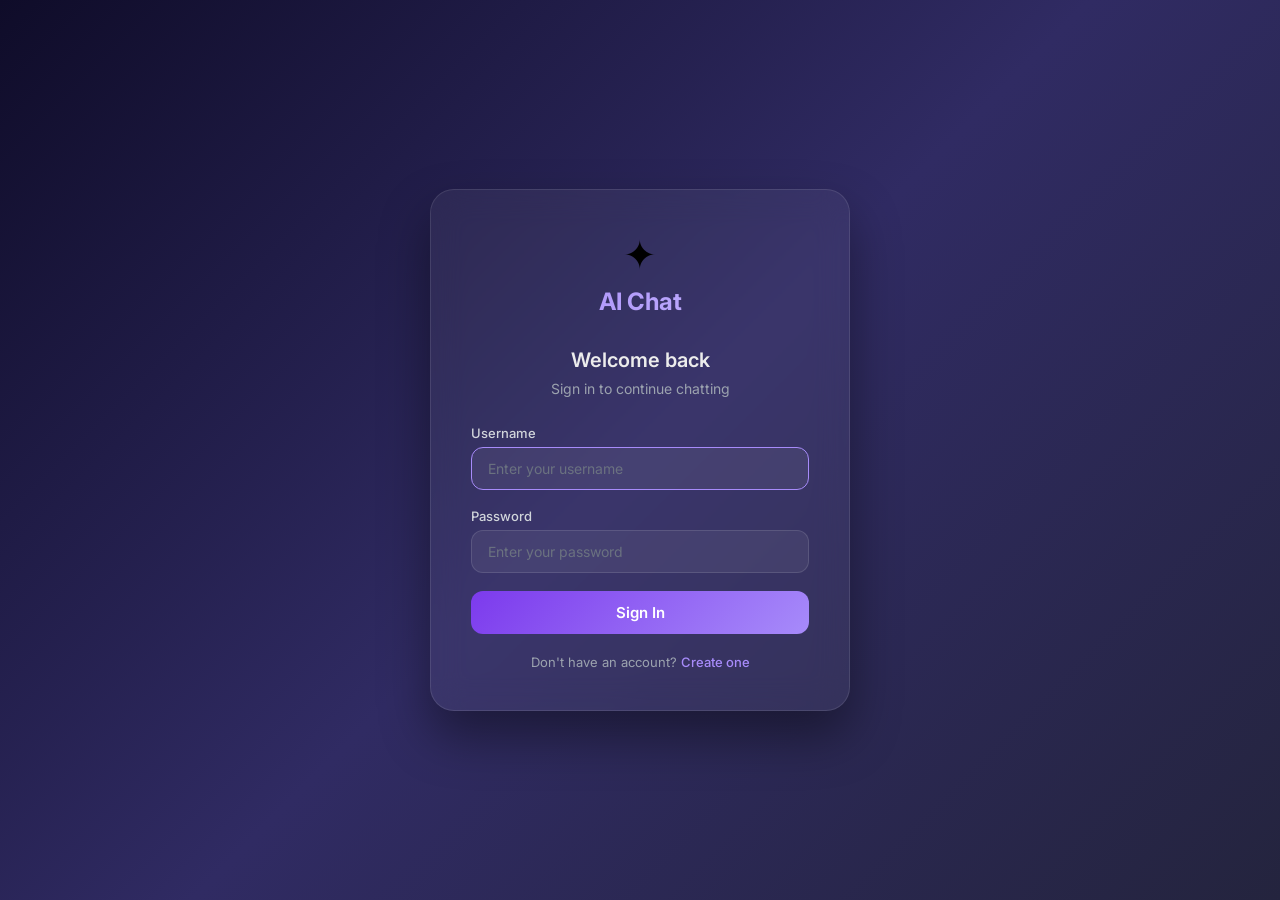
<file: templates/login.html>
<!DOCTYPE html>
<html lang="en">
<head>
    <meta charset="UTF-8">
    <meta name="viewport" content="width=device-width, initial-scale=1.0">
    <title>Login - AI Chatbot</title>
    <link rel="preconnect" href="https://fonts.googleapis.com">
    <link href="https://fonts.googleapis.com/css2?family=Inter:wght@300;400;500;600;700&display=swap" rel="stylesheet">
    <style>
        * { margin:0; padding:0; box-sizing:border-box; }
        body {
            font-family: 'Inter', sans-serif;
            min-height:100vh;
            display:flex; align-items:center; justify-content:center;
            background: linear-gradient(135deg, #0f0c29, #302b63, #24243e);
            padding:20px;
        }
        .auth-container {
            background: rgba(255,255,255,0.05);
            backdrop-filter: blur(16px);
            -webkit-backdrop-filter: blur(16px);
            border:1px solid rgba(255,255,255,0.1);
            border-radius:24px;
            padding:40px;
            width:100%;
            max-width:420px;
            box-shadow: 0 25px 50px rgba(0,0,0,0.4);
        }
        .auth-logo {
            text-align:center; margin-bottom:32px;
        }
        .auth-logo span { font-size:40px; }
        .auth-logo h1 {
            font-size:24px; font-weight:700;
            background: linear-gradient(135deg, #a78bfa, #c4b5fd);
            -webkit-background-clip:text; -webkit-text-fill-color:transparent;
            margin-top:8px;
        }
        .auth-title {
            color:#ececec; font-size:20px; font-weight:600; text-align:center; margin-bottom:8px;
        }
        .auth-subtitle {
            color:#9ca3af; font-size:14px; text-align:center; margin-bottom:28px;
        }
        .form-group { margin-bottom:18px; }
        .form-group label {
            display:block; color:#d1d5db; font-size:13px; font-weight:500; margin-bottom:6px;
        }
        .form-group input {
            width:100%; padding:12px 16px;
            background: rgba(255,255,255,0.06);
            border:1px solid rgba(255,255,255,0.12);
            border-radius:12px;
            color:#ececec; font-size:14px; font-family:inherit;
            outline:none; transition:border-color 0.2s;
        }
        .form-group input:focus { border-color:#a78bfa; }
        .form-group input::placeholder { color:#6b7280; }
        .auth-btn {
            width:100%; padding:12px;
            background: linear-gradient(135deg, #7c3aed, #a78bfa);
            border:none; border-radius:12px;
            color:#fff; font-size:15px; font-weight:600; font-family:inherit;
            cursor:pointer; transition:transform 0.2s, box-shadow 0.2s;
        }
        .auth-btn:hover { transform:translateY(-1px); box-shadow:0 8px 25px rgba(124,58,237,0.35); }
        .auth-error {
            background: rgba(239,68,68,0.15);
            border:1px solid rgba(239,68,68,0.3);
            color:#fca5a5; font-size:13px; padding:10px 14px;
            border-radius:10px; margin-bottom:16px; text-align:center; display:none;
        }
        .auth-footer {
            text-align:center; margin-top:20px; color:#9ca3af; font-size:13px;
        }
        .auth-footer a { color:#a78bfa; text-decoration:none; font-weight:500; }
        .auth-footer a:hover { text-decoration:underline; }
        .theme-toggle {
            position:fixed; top:20px; right:20px;
            background:rgba(255,255,255,0.08); border:1px solid rgba(255,255,255,0.1);
            border-radius:50%; width:40px; height:40px; display:flex; align-items:center; justify-content:center;
            cursor:pointer; color:#d1d5db; font-size:18px;
        }
    </style>
</head>
<body>
    <div class="auth-container">
        <div class="auth-logo">
            <span>✦</span>
            <h1>AI Chat</h1>
        </div>
        <div class="auth-title">Welcome back</div>
        <div class="auth-subtitle">Sign in to continue chatting</div>
        <div class="auth-error" id="error-msg"></div>
        <form id="login-form">
            <div class="form-group">
                <label>Username</label>
                <input type="text" name="username" placeholder="Enter your username" required autofocus>
            </div>
            <div class="form-group">
                <label>Password</label>
                <input type="password" name="password" placeholder="Enter your password" required>
            </div>
            <button type="submit" class="auth-btn">Sign In</button>
        </form>
        <div class="auth-footer">
            Don't have an account? <a href="{{ url_for('register_page') }}">Create one</a>
        </div>
    </div>
    <script>
        document.getElementById('login-form').addEventListener('submit', async (e) => {
            e.preventDefault();
            const form = e.target;
            const btn = form.querySelector('button');
            const errEl = document.getElementById('error-msg');
            const data = { username: form.username.value, password: form.password.value };
            btn.disabled = true; btn.textContent = 'Signing in...';
            try {
                const res = await fetch('/login', {
                    method: 'POST', headers: {'Content-Type':'application/json'},
                    body: JSON.stringify(data)
                });
                const json = await res.json();
                if (json.ok) { window.location.href = json.redirect; }
                else {
                    errEl.style.display = 'block';
                    errEl.textContent = json.error || 'Invalid credentials';
                    btn.disabled = false; btn.textContent = 'Sign In';
                }
            } catch(e) {
                errEl.style.display = 'block';
                errEl.textContent = 'Connection error';
                btn.disabled = false; btn.textContent = 'Sign In';
            }
        });
    </script>
</body>
</html>
</file>
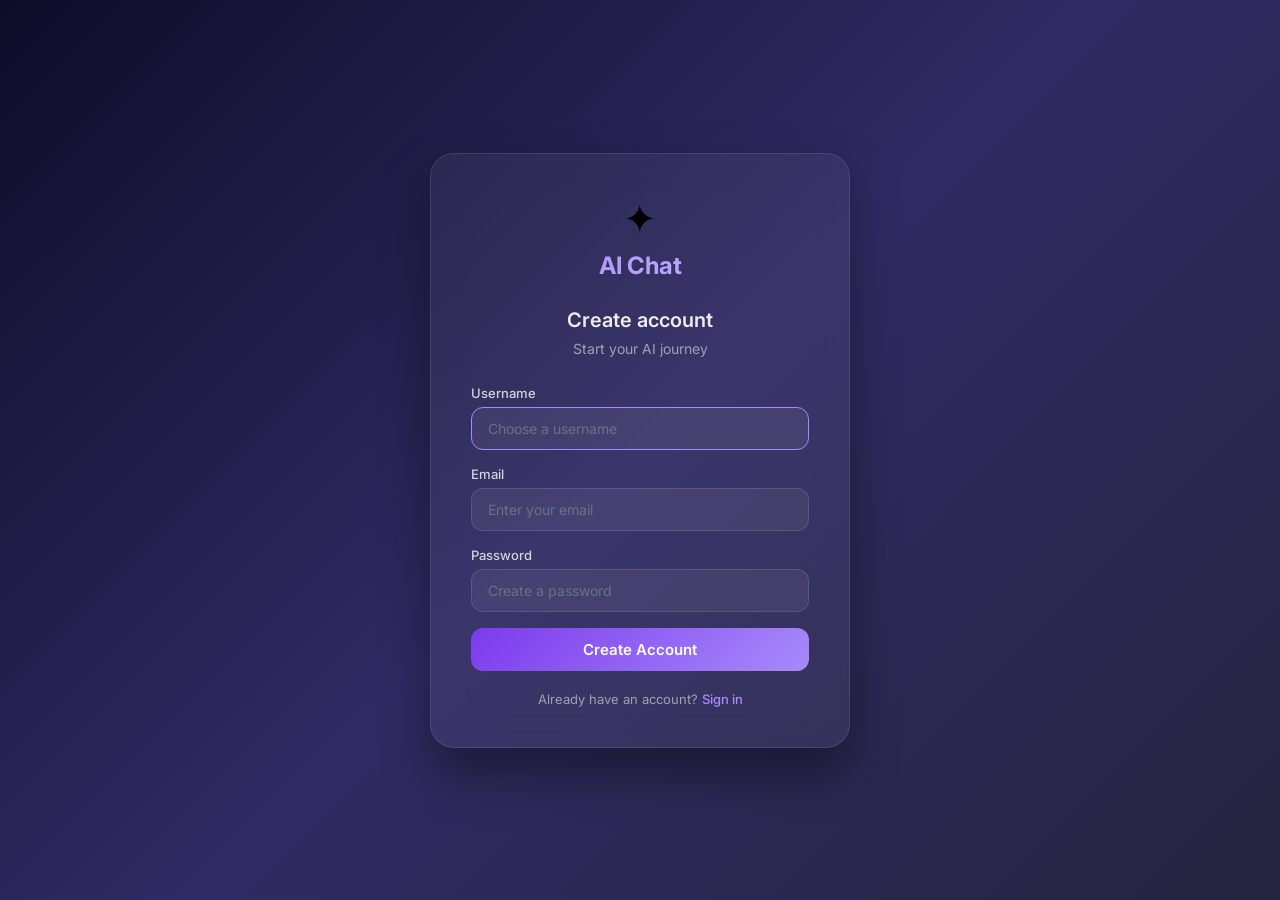
<file: templates/register.html>
<!DOCTYPE html>
<html lang="en">
<head>
    <meta charset="UTF-8">
    <meta name="viewport" content="width=device-width, initial-scale=1.0">
    <title>Register - AI Chatbot</title>
    <link rel="preconnect" href="https://fonts.googleapis.com">
    <link href="https://fonts.googleapis.com/css2?family=Inter:wght@300;400;500;600;700&display=swap" rel="stylesheet">
    <style>
        * { margin:0; padding:0; box-sizing:border-box; }
        body {
            font-family: 'Inter', sans-serif;
            min-height:100vh; display:flex; align-items:center; justify-content:center;
            background: linear-gradient(135deg, #0f0c29, #302b63, #24243e);
            padding:20px;
        }
        .auth-container {
            background: rgba(255,255,255,0.05);
            backdrop-filter: blur(16px); -webkit-backdrop-filter: blur(16px);
            border:1px solid rgba(255,255,255,0.1); border-radius:24px; padding:40px;
            width:100%; max-width:420px;
            box-shadow: 0 25px 50px rgba(0,0,0,0.4);
        }
        .auth-logo { text-align:center; margin-bottom:28px; }
        .auth-logo span { font-size:40px; }
        .auth-logo h1 {
            font-size:24px; font-weight:700;
            background: linear-gradient(135deg, #a78bfa, #c4b5fd);
            -webkit-background-clip:text; -webkit-text-fill-color:transparent;
            margin-top:8px;
        }
        .auth-title { color:#ececec; font-size:20px; font-weight:600; text-align:center; margin-bottom:8px; }
        .auth-subtitle { color:#9ca3af; font-size:14px; text-align:center; margin-bottom:28px; }
        .form-group { margin-bottom:16px; }
        .form-group label { display:block; color:#d1d5db; font-size:13px; font-weight:500; margin-bottom:6px; }
        .form-group input {
            width:100%; padding:12px 16px;
            background: rgba(255,255,255,0.06);
            border:1px solid rgba(255,255,255,0.12); border-radius:12px;
            color:#ececec; font-size:14px; font-family:inherit;
            outline:none; transition:border-color 0.2s;
        }
        .form-group input:focus { border-color:#a78bfa; }
        .form-group input::placeholder { color:#6b7280; }
        .auth-btn {
            width:100%; padding:12px;
            background: linear-gradient(135deg, #7c3aed, #a78bfa);
            border:none; border-radius:12px;
            color:#fff; font-size:15px; font-weight:600; font-family:inherit;
            cursor:pointer; transition:transform 0.2s, box-shadow 0.2s;
        }
        .auth-btn:hover { transform:translateY(-1px); box-shadow:0 8px 25px rgba(124,58,237,0.35); }
        .auth-error {
            background: rgba(239,68,68,0.15); border:1px solid rgba(239,68,68,0.3);
            color:#fca5a5; font-size:13px; padding:10px 14px;
            border-radius:10px; margin-bottom:16px; text-align:center; display:none;
        }
        .auth-footer { text-align:center; margin-top:20px; color:#9ca3af; font-size:13px; }
        .auth-footer a { color:#a78bfa; text-decoration:none; font-weight:500; }
        .auth-footer a:hover { text-decoration:underline; }
    </style>
</head>
<body>
    <div class="auth-container">
        <div class="auth-logo">
            <span>✦</span>
            <h1>AI Chat</h1>
        </div>
        <div class="auth-title">Create account</div>
        <div class="auth-subtitle">Start your AI journey</div>
        <div class="auth-error" id="error-msg"></div>
        <form id="register-form">
            <div class="form-group">
                <label>Username</label>
                <input type="text" name="username" placeholder="Choose a username" required autofocus>
            </div>
            <div class="form-group">
                <label>Email</label>
                <input type="email" name="email" placeholder="Enter your email" required>
            </div>
            <div class="form-group">
                <label>Password</label>
                <input type="password" name="password" placeholder="Create a password" required minlength="4">
            </div>
            <button type="submit" class="auth-btn">Create Account</button>
        </form>
        <div class="auth-footer">
            Already have an account? <a href="{{ url_for('login_page') }}">Sign in</a>
        </div>
    </div>
    <script>
        document.getElementById('register-form').addEventListener('submit', async (e) => {
            e.preventDefault();
            const form = e.target;
            const btn = form.querySelector('button');
            const errEl = document.getElementById('error-msg');
            const data = { username: form.username.value, email: form.email.value, password: form.password.value };
            btn.disabled = true; btn.textContent = 'Creating...';
            try {
                const res = await fetch('/register', {
                    method: 'POST', headers: {'Content-Type':'application/json'},
                    body: JSON.stringify(data)
                });
                const json = await res.json();
                if (json.ok) { window.location.href = json.redirect; }
                else {
                    errEl.style.display = 'block';
                    errEl.textContent = json.error || 'Registration failed';
                    btn.disabled = false; btn.textContent = 'Create Account';
                }
            } catch(e) {
                errEl.style.display = 'block'; errEl.textContent = 'Connection error';
                btn.disabled = false; btn.textContent = 'Create Account';
            }
        });
    </script>
</body>
</html>
</file>
